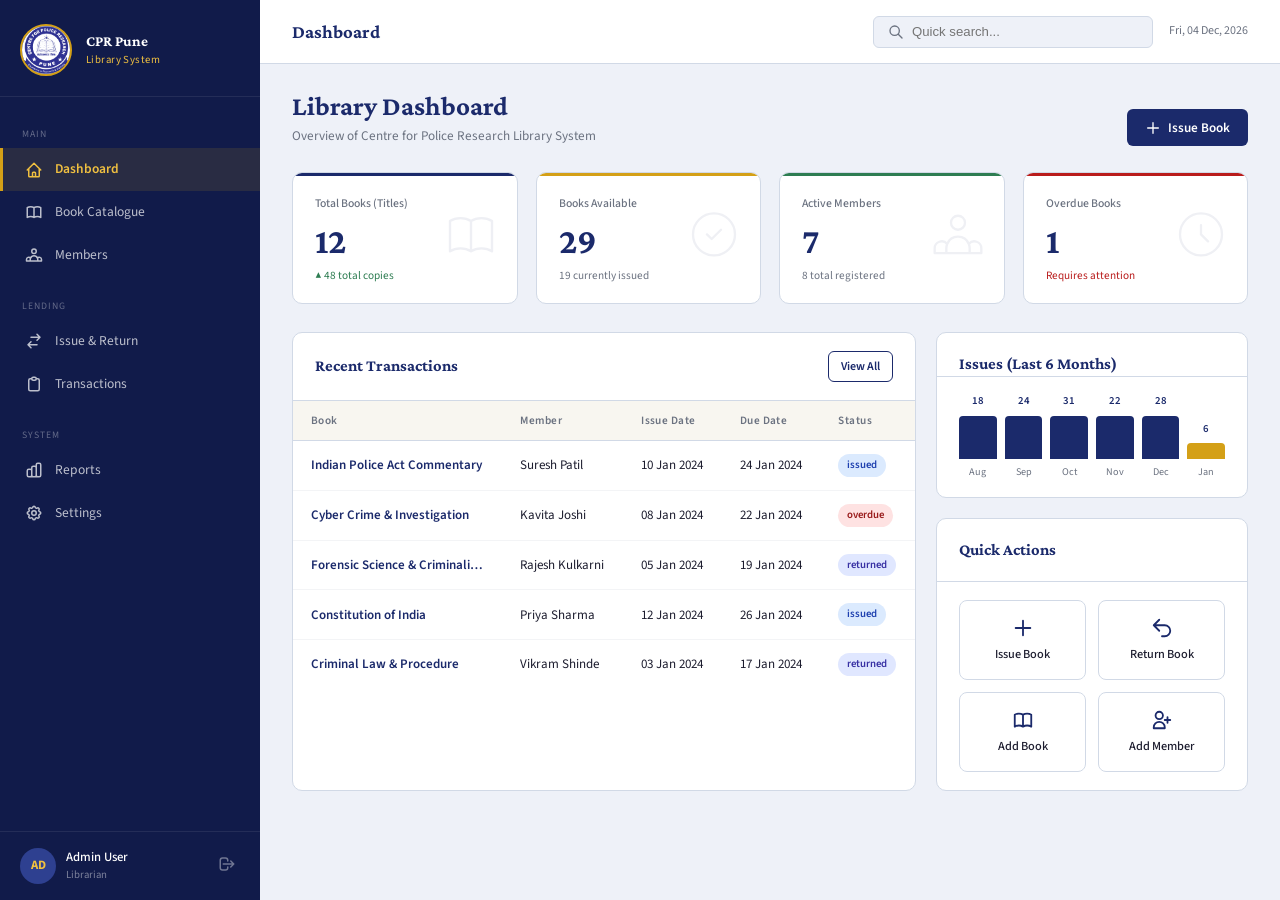
<file: index.html>
<!DOCTYPE html>
<html lang="en">
<head>
  <meta charset="UTF-8">
  <meta name="viewport" content="width=device-width, initial-scale=1.0">
  <title>CPR Library Management System</title>
  <link rel="stylesheet" href="css/style.css">
</head>
<body>

<!-- SIDEBAR -->
<nav id="sidebar">
  <div class="sidebar-brand">
    <img src="[data-uri]" alt="CPR Logo">
    <div class="brand-text">
      <div class="brand-title">CPR Pune</div>
      <div class="brand-sub">Library System</div>
    </div>
  </div>

  <nav class="sidebar-nav">
    <div class="nav-section-label">Main</div>
    <a class="nav-link" data-page="dashboard" onclick="navigate('dashboard')">
      <svg fill="none" stroke="currentColor" viewBox="0 0 24 24"><path stroke-linecap="round" stroke-linejoin="round" stroke-width="2" d="M3 12l2-2m0 0l7-7 7 7M5 10v10a1 1 0 001 1h3m10-11l2 2m-2-2v10a1 1 0 01-1 1h-3m-6 0a1 1 0 001-1v-4a1 1 0 011-1h2a1 1 0 011 1v4a1 1 0 001 1m-6 0h6"/></svg>
      Dashboard
    </a>
    <a class="nav-link" data-page="books" onclick="navigate('books')">
      <svg fill="none" stroke="currentColor" viewBox="0 0 24 24"><path stroke-linecap="round" stroke-linejoin="round" stroke-width="2" d="M12 6.253v13m0-13C10.832 5.477 9.246 5 7.5 5S4.168 5.477 3 6.253v13C4.168 18.477 5.754 18 7.5 18s3.332.477 4.5 1.253m0-13C13.168 5.477 14.754 5 16.5 5c1.747 0 3.332.477 4.5 1.253v13C19.832 18.477 18.247 18 16.5 18c-1.746 0-3.332.477-4.5 1.253"/></svg>
      Book Catalogue
    </a>
    <a class="nav-link" data-page="members" onclick="navigate('members')">
      <svg fill="none" stroke="currentColor" viewBox="0 0 24 24"><path stroke-linecap="round" stroke-linejoin="round" stroke-width="2" d="M17 20h5v-2a3 3 0 00-5.356-1.857M17 20H7m10 0v-2c0-.656-.126-1.283-.356-1.857M7 20H2v-2a3 3 0 015.356-1.857M7 20v-2c0-.656.126-1.283.356-1.857m0 0a5.002 5.002 0 019.288 0M15 7a3 3 0 11-6 0 3 3 0 016 0z"/></svg>
      Members
    </a>

    <div class="nav-section-label" style="margin-top:8px">Lending</div>
    <a class="nav-link" data-page="issue" onclick="navigate('issue')">
      <svg fill="none" stroke="currentColor" viewBox="0 0 24 24"><path stroke-linecap="round" stroke-linejoin="round" stroke-width="2" d="M8 7h12m0 0l-4-4m4 4l-4 4m0 6H4m0 0l4 4m-4-4l4-4"/></svg>
      Issue & Return
    </a>
    <a class="nav-link" data-page="transactions" onclick="navigate('transactions')">
      <svg fill="none" stroke="currentColor" viewBox="0 0 24 24"><path stroke-linecap="round" stroke-linejoin="round" stroke-width="2" d="M9 5H7a2 2 0 00-2 2v12a2 2 0 002 2h10a2 2 0 002-2V7a2 2 0 00-2-2h-2M9 5a2 2 0 002 2h2a2 2 0 002-2M9 5a2 2 0 012-2h2a2 2 0 012 2"/></svg>
      Transactions
    </a>

    <div class="nav-section-label" style="margin-top:8px">System</div>
    <a class="nav-link" data-page="reports" onclick="navigate('reports')">
      <svg fill="none" stroke="currentColor" viewBox="0 0 24 24"><path stroke-linecap="round" stroke-linejoin="round" stroke-width="2" d="M9 19v-6a2 2 0 00-2-2H5a2 2 0 00-2 2v6a2 2 0 002 2h2a2 2 0 002-2zm0 0V9a2 2 0 012-2h2a2 2 0 012 2v10m-6 0a2 2 0 002 2h2a2 2 0 002-2m0 0V5a2 2 0 012-2h2a2 2 0 012 2v14a2 2 0 01-2 2h-2a2 2 0 01-2-2z"/></svg>
      Reports
    </a>
    <a class="nav-link" data-page="settings" onclick="navigate('settings')">
      <svg fill="none" stroke="currentColor" viewBox="0 0 24 24"><path stroke-linecap="round" stroke-linejoin="round" stroke-width="2" d="M10.325 4.317c.426-1.756 2.924-1.756 3.35 0a1.724 1.724 0 002.573 1.066c1.543-.94 3.31.826 2.37 2.37a1.724 1.724 0 001.065 2.572c1.756.426 1.756 2.924 0 3.35a1.724 1.724 0 00-1.066 2.573c.94 1.543-.826 3.31-2.37 2.37a1.724 1.724 0 00-2.572 1.065c-.426 1.756-2.924 1.756-3.35 0a1.724 1.724 0 00-2.573-1.066c-1.543.94-3.31-.826-2.37-2.37a1.724 1.724 0 00-1.065-2.572c-1.756-.426-1.756-2.924 0-3.35a1.724 1.724 0 001.066-2.573c-.94-1.543.826-3.31 2.37-2.37.996.608 2.296.07 2.572-1.065z"/><path stroke-linecap="round" stroke-linejoin="round" stroke-width="2" d="M15 12a3 3 0 11-6 0 3 3 0 016 0z"/></svg>
      Settings
    </a>
  </nav>

  <div class="sidebar-footer">
    <div class="user-card">
      <div class="user-avatar">AD</div>
      <div>
        <div class="user-name">Admin User</div>
        <div class="user-role">Librarian</div>
      </div>
      <button class="btn-logout" title="Logout" onclick="window.location.href='login.html'">
        <svg fill="none" stroke="currentColor" viewBox="0 0 24 24" style="width:18px;height:18px"><path stroke-linecap="round" stroke-linejoin="round" stroke-width="2" d="M17 16l4-4m0 0l-4-4m4 4H7m6 4v1a3 3 0 01-3 3H6a3 3 0 01-3-3V7a3 3 0 013-3h4a3 3 0 013 3v1"/></svg>
      </button>
    </div>
  </div>
</nav>

<!-- MAIN -->
<div id="main">
  <header class="topbar">
    <button style="background:none;border:none;cursor:pointer;display:none;color:var(--navy)" id="menu-btn">
      <svg fill="none" stroke="currentColor" viewBox="0 0 24 24" style="width:22px;height:22px"><path stroke-linecap="round" stroke-linejoin="round" stroke-width="2" d="M4 6h16M4 12h16M4 18h16"/></svg>
    </button>
    <span class="topbar-title" id="page-title">Dashboard</span>
    <div class="topbar-search">
      <svg fill="none" stroke="currentColor" viewBox="0 0 24 24"><path stroke-linecap="round" stroke-linejoin="round" stroke-width="2" d="M21 21l-6-6m2-5a7 7 0 11-14 0 7 7 0 0114 0"/></svg>
      <input type="text" placeholder="Quick search..." oninput="globalSearch(this.value)">
    </div>
    <span class="topbar-date" id="topbar-date"></span>
  </header>
  <main class="page-content" id="page-content"></main>
</div>

<!-- MODAL -->
<div class="modal-overlay" id="modal-overlay" onclick="if(event.target===this)closeModal()">
  <div class="modal">
    <div class="modal-header">
      <h3 id="modal-title">Modal</h3>
      <button class="modal-close" onclick="closeModal()">
        <svg fill="none" stroke="currentColor" viewBox="0 0 24 24" style="width:20px;height:20px"><path stroke-linecap="round" stroke-linejoin="round" stroke-width="2" d="M6 18L18 6M6 6l12 12"/></svg>
      </button>
    </div>
    <div class="modal-body" id="modal-body"></div>
    <div class="modal-footer">
      <button class="btn btn-outline" onclick="closeModal()">Cancel</button>
      <button class="btn btn-primary" id="modal-save-btn">Save</button>
    </div>
  </div>
</div>

<!-- TOAST -->
<div id="toast-container"></div>

<script src="js/data.js"></script>
<script src="js/main.js"></script>
<script>
function globalSearch(q) {
  if (!q) return;
  // highlight behavior
}
</script>
</body>
</html>
</file>
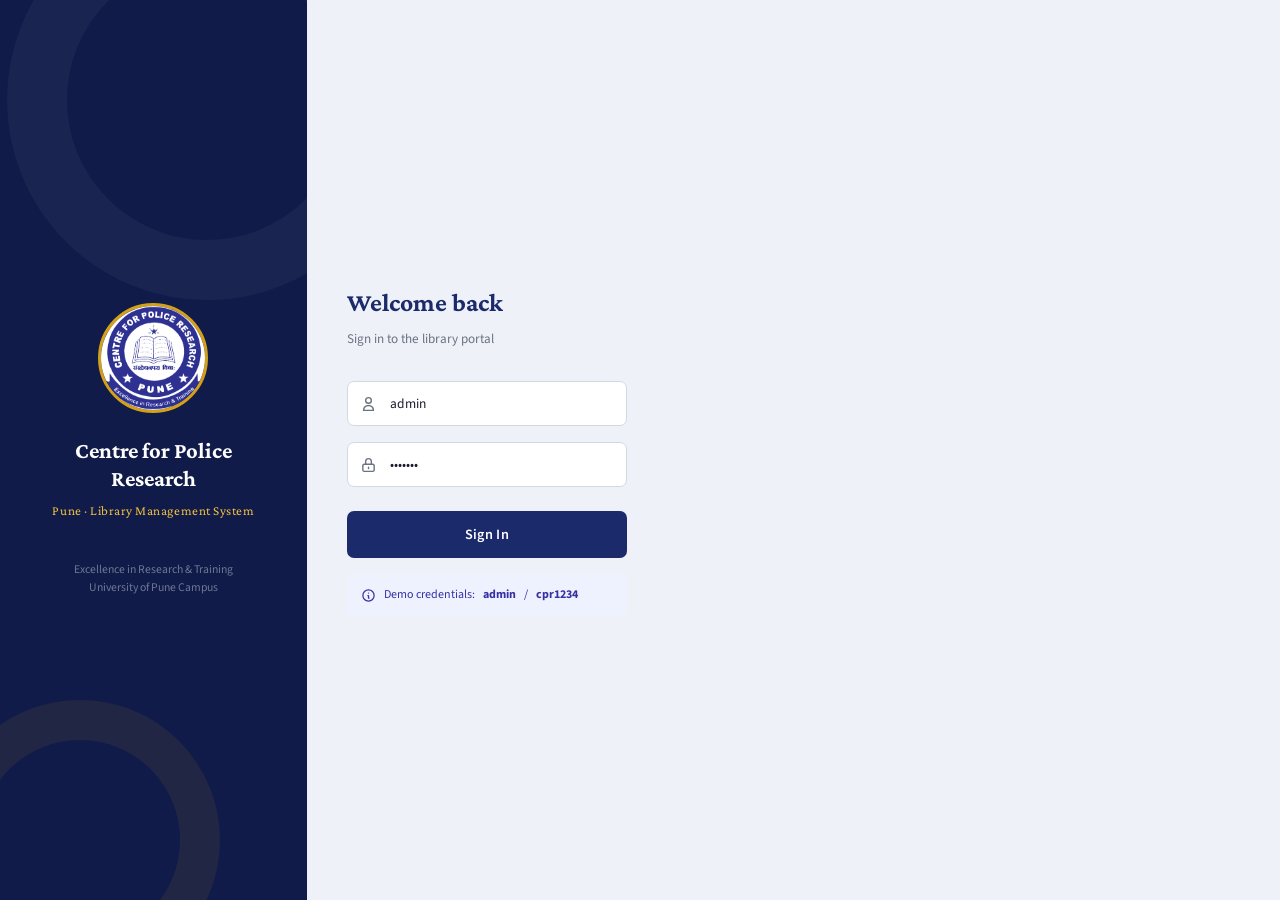
<file: login.html>
<!DOCTYPE html>
<html lang="en">
<head>
  <meta charset="UTF-8">
  <meta name="viewport" content="width=device-width, initial-scale=1.0">
  <title>CPR Library — Login</title>
  <link rel="stylesheet" href="css/style.css">
</head>
<body>
<div class="login-page">
  <div class="login-left">
    <img class="login-logo" src="[data-uri]" alt="CPR Logo">
    <div class="login-org">
      <h2>Centre for Police Research</h2>
      <p>Pune · Library Management System</p>
    </div>
    <p style="color:rgba(255,255,255,0.4);font-size:0.78rem;margin-top:40px;text-align:center;position:relative;z-index:1">
      Excellence in Research & Training<br>University of Pune Campus
    </p>
  </div>
  <div class="login-right">
    <div class="login-form-card">
      <h3>Welcome back</h3>
      <p class="subtitle">Sign in to the library portal</p>
      <div class="login-fields">
        <div class="input-group">
          <svg fill="none" stroke="currentColor" viewBox="0 0 24 24"><path stroke-linecap="round" stroke-linejoin="round" stroke-width="2" d="M16 7a4 4 0 11-8 0 4 4 0 018 0zM12 14a7 7 0 00-7 7h14a7 7 0 00-7-7z"/></svg>
          <input type="text" placeholder="Username / Staff ID" id="login-user" value="admin">
        </div>
        <div class="input-group">
          <svg fill="none" stroke="currentColor" viewBox="0 0 24 24"><path stroke-linecap="round" stroke-linejoin="round" stroke-width="2" d="M12 15v2m-6 4h12a2 2 0 002-2v-6a2 2 0 00-2-2H6a2 2 0 00-2 2v6a2 2 0 002 2zm10-10V7a4 4 0 00-8 0v4h8z"/></svg>
          <input type="password" placeholder="Password" id="login-pass" value="cpr1234">
        </div>
      </div>
      <button class="btn-login" onclick="doLogin()">Sign In</button>
      <div class="login-hint">
        <svg fill="none" stroke="currentColor" viewBox="0 0 24 24" style="width:15px;height:15px;flex-shrink:0"><path stroke-linecap="round" stroke-linejoin="round" stroke-width="2" d="M13 16h-1v-4h-1m1-4h.01M21 12a9 9 0 11-18 0 9 9 0 0118 0z"/></svg>
        Demo credentials: <strong>admin</strong> / <strong>cpr1234</strong>
      </div>
    </div>
  </div>
</div>
<script>
function doLogin() {
  const u = document.getElementById('login-user').value;
  const p = document.getElementById('login-pass').value;
  if (u === 'admin' && p === 'cpr1234') {
    window.location.href = 'index.html';
  } else {
    alert('Invalid credentials. Use admin / cpr1234');
  }
}
document.addEventListener('keydown', e => { if (e.key === 'Enter') doLogin(); });
</script>
</body>
</html>
</file>
<file: css/style.css>
@import url('https://fonts.googleapis.com/css2?family=Crimson+Pro:wght@400;600;700&family=Source+Sans+3:wght@300;400;500;600&display=swap');

:root {
  --navy: #1B2A6B;
  --navy-dark: #111B4A;
  --navy-light: #2E4090;
  --gold: #D4A017;
  --gold-light: #F0C040;
  --ivory: #F8F6F0;
  --bg: #EEF1F8;
  --white: #FFFFFF;
  --text: #1C1C2E;
  --text-muted: #6B7280;
  --border: #D1D9E6;
  --success: #2E7D52;
  --danger: #B91C1C;
  --warning: #B45309;
  --sidebar-w: 260px;
  --header-h: 64px;
}

*, *::before, *::after { box-sizing: border-box; margin: 0; padding: 0; }

html { font-size: 15px; }

body {
  font-family: 'Source Sans 3', sans-serif;
  background: var(--bg);
  color: var(--text);
  min-height: 100vh;
  display: flex;
  line-height: 1.55;
}

/* ─── SIDEBAR ─────────────────────────────── */
#sidebar {
  width: var(--sidebar-w);
  min-height: 100vh;
  background: var(--navy-dark);
  display: flex;
  flex-direction: column;
  position: fixed;
  top: 0; left: 0; bottom: 0;
  z-index: 100;
  transition: transform 0.25s ease;
}

.sidebar-brand {
  padding: 24px 20px 20px;
  border-bottom: 1px solid rgba(255,255,255,0.08);
  display: flex;
  align-items: center;
  gap: 14px;
}

.sidebar-brand img {
  width: 52px; height: 52px;
  border-radius: 50%;
  border: 2px solid var(--gold);
  flex-shrink: 0;
}

.brand-text .brand-title {
  font-family: 'Crimson Pro', serif;
  color: var(--white);
  font-size: 1rem;
  font-weight: 700;
  line-height: 1.2;
}

.brand-text .brand-sub {
  color: var(--gold-light);
  font-size: 0.72rem;
  letter-spacing: 0.04em;
  margin-top: 2px;
}

.sidebar-nav {
  flex: 1;
  padding: 16px 0;
  overflow-y: auto;
}

.nav-section-label {
  color: rgba(255,255,255,0.35);
  font-size: 0.65rem;
  letter-spacing: 0.1em;
  padding: 14px 22px 6px;
  text-transform: uppercase;
}

.nav-link {
  display: flex;
  align-items: center;
  gap: 12px;
  padding: 11px 22px;
  color: rgba(255,255,255,0.72);
  text-decoration: none;
  font-size: 0.9rem;
  font-weight: 400;
  cursor: pointer;
  border-left: 3px solid transparent;
  transition: all 0.15s;
}

.nav-link:hover {
  color: var(--white);
  background: rgba(255,255,255,0.06);
}

.nav-link.active {
  color: var(--gold-light);
  background: rgba(212,160,23,0.12);
  border-left-color: var(--gold);
  font-weight: 600;
}

.nav-link svg { width: 18px; height: 18px; flex-shrink: 0; }

.sidebar-footer {
  padding: 16px 20px;
  border-top: 1px solid rgba(255,255,255,0.08);
}

.user-card {
  display: flex;
  align-items: center;
  gap: 10px;
}

.user-avatar {
  width: 36px; height: 36px;
  background: var(--navy-light);
  border-radius: 50%;
  display: flex; align-items: center; justify-content: center;
  color: var(--gold-light);
  font-weight: 700;
  font-size: 0.85rem;
}

.user-name { color: var(--white); font-size: 0.85rem; font-weight: 500; }
.user-role { color: rgba(255,255,255,0.45); font-size: 0.72rem; }

.btn-logout {
  margin-left: auto;
  background: none;
  border: none;
  color: rgba(255,255,255,0.4);
  cursor: pointer;
  padding: 4px;
  transition: color 0.15s;
}
.btn-logout:hover { color: #f87171; }

/* ─── MAIN LAYOUT ─────────────────────────── */
#main {
  margin-left: var(--sidebar-w);
  flex: 1;
  display: flex;
  flex-direction: column;
  min-height: 100vh;
}

.topbar {
  height: var(--header-h);
  background: var(--white);
  border-bottom: 1px solid var(--border);
  display: flex;
  align-items: center;
  padding: 0 32px;
  gap: 16px;
  position: sticky;
  top: 0;
  z-index: 50;
}

.topbar-title {
  font-family: 'Crimson Pro', serif;
  font-size: 1.25rem;
  font-weight: 700;
  color: var(--navy);
}

.topbar-search {
  margin-left: auto;
  display: flex;
  align-items: center;
  background: var(--bg);
  border: 1px solid var(--border);
  border-radius: 6px;
  padding: 7px 14px;
  gap: 8px;
  width: 280px;
}

.topbar-search input {
  border: none;
  background: none;
  outline: none;
  font-size: 0.88rem;
  color: var(--text);
  width: 100%;
}

.topbar-search svg { color: var(--text-muted); width: 16px; height: 16px; flex-shrink: 0; }

.topbar-date {
  font-size: 0.8rem;
  color: var(--text-muted);
  white-space: nowrap;
}

.page-content {
  padding: 28px 32px;
  flex: 1;
}

/* ─── PAGE HEADER ─────────────────────────── */
.page-header {
  display: flex;
  align-items: flex-end;
  justify-content: space-between;
  margin-bottom: 26px;
}

.page-header h1 {
  font-family: 'Crimson Pro', serif;
  font-size: 1.8rem;
  font-weight: 700;
  color: var(--navy);
  line-height: 1.1;
}

.page-header p {
  color: var(--text-muted);
  font-size: 0.88rem;
  margin-top: 4px;
}

/* ─── BUTTONS ─────────────────────────────── */
.btn {
  display: inline-flex;
  align-items: center;
  gap: 7px;
  padding: 9px 18px;
  border-radius: 6px;
  border: none;
  font-family: 'Source Sans 3', sans-serif;
  font-size: 0.88rem;
  font-weight: 600;
  cursor: pointer;
  transition: all 0.15s;
  text-decoration: none;
}

.btn-primary {
  background: var(--navy);
  color: var(--white);
}
.btn-primary:hover { background: var(--navy-light); }

.btn-gold {
  background: var(--gold);
  color: var(--white);
}
.btn-gold:hover { background: var(--gold-light); }

.btn-outline {
  background: transparent;
  color: var(--navy);
  border: 1.5px solid var(--navy);
}
.btn-outline:hover { background: var(--navy); color: var(--white); }

.btn-danger {
  background: var(--danger);
  color: var(--white);
}
.btn-danger:hover { background: #991b1b; }

.btn-sm { padding: 6px 12px; font-size: 0.8rem; }

.btn svg { width: 16px; height: 16px; }

/* ─── STAT CARDS ──────────────────────────── */
.stats-grid {
  display: grid;
  grid-template-columns: repeat(4, 1fr);
  gap: 18px;
  margin-bottom: 28px;
}

.stat-card {
  background: var(--white);
  border-radius: 10px;
  padding: 22px 22px 18px;
  border: 1px solid var(--border);
  position: relative;
  overflow: hidden;
}

.stat-card::before {
  content: '';
  position: absolute;
  top: 0; left: 0; right: 0;
  height: 3px;
}

.stat-card.navy::before { background: var(--navy); }
.stat-card.gold::before { background: var(--gold); }
.stat-card.success::before { background: var(--success); }
.stat-card.danger::before { background: var(--danger); }

.stat-label {
  font-size: 0.78rem;
  color: var(--text-muted);
  font-weight: 500;
  margin-bottom: 10px;
}

.stat-value {
  font-family: 'Crimson Pro', serif;
  font-size: 2.4rem;
  font-weight: 700;
  color: var(--navy);
  line-height: 1;
}

.stat-change {
  font-size: 0.75rem;
  margin-top: 8px;
  color: var(--text-muted);
}

.stat-change.up { color: var(--success); }
.stat-change.down { color: var(--danger); }

.stat-icon {
  position: absolute;
  right: 18px; top: 50%;
  transform: translateY(-50%);
  opacity: 0.07;
}
.stat-icon svg { width: 56px; height: 56px; color: var(--navy); }

/* ─── DATA TABLES ─────────────────────────── */
.table-card {
  background: var(--white);
  border-radius: 10px;
  border: 1px solid var(--border);
  overflow: hidden;
}

.table-card-header {
  display: flex;
  align-items: center;
  justify-content: space-between;
  padding: 18px 22px;
  border-bottom: 1px solid var(--border);
}

.table-card-header h3 {
  font-family: 'Crimson Pro', serif;
  font-size: 1.1rem;
  font-weight: 700;
  color: var(--navy);
}

.table-toolbar {
  display: flex;
  gap: 10px;
  align-items: center;
}

.search-box {
  display: flex;
  align-items: center;
  gap: 8px;
  background: var(--bg);
  border: 1px solid var(--border);
  border-radius: 6px;
  padding: 7px 12px;
}

.search-box input {
  border: none;
  background: none;
  outline: none;
  font-size: 0.85rem;
  width: 200px;
}

.search-box svg { width: 14px; height: 14px; color: var(--text-muted); }

.filter-select {
  padding: 7px 12px;
  border: 1px solid var(--border);
  border-radius: 6px;
  background: var(--bg);
  font-size: 0.85rem;
  color: var(--text);
  outline: none;
  cursor: pointer;
}

table {
  width: 100%;
  border-collapse: collapse;
}

th {
  background: var(--ivory);
  padding: 11px 18px;
  text-align: left;
  font-size: 0.75rem;
  font-weight: 600;
  color: var(--text-muted);
  letter-spacing: 0.04em;
  border-bottom: 1px solid var(--border);
  white-space: nowrap;
}

td {
  padding: 13px 18px;
  font-size: 0.87rem;
  border-bottom: 1px solid #F3F4F6;
  vertical-align: middle;
}

tr:last-child td { border-bottom: none; }

tr:hover td { background: #FAFBFF; }

.table-footer {
  display: flex;
  align-items: center;
  justify-content: space-between;
  padding: 14px 22px;
  border-top: 1px solid var(--border);
  font-size: 0.82rem;
  color: var(--text-muted);
}

.pagination {
  display: flex;
  gap: 4px;
}

.page-btn {
  width: 30px; height: 30px;
  border: 1px solid var(--border);
  background: var(--white);
  border-radius: 5px;
  font-size: 0.82rem;
  cursor: pointer;
  display: flex; align-items: center; justify-content: center;
  transition: all 0.1s;
  color: var(--text);
}

.page-btn:hover, .page-btn.active {
  background: var(--navy);
  color: var(--white);
  border-color: var(--navy);
}

/* ─── BADGES ──────────────────────────────── */
.badge {
  display: inline-flex;
  align-items: center;
  padding: 3px 9px;
  border-radius: 20px;
  font-size: 0.72rem;
  font-weight: 600;
}

.badge-available { background: #D1FAE5; color: #065F46; }
.badge-issued { background: #DBEAFE; color: #1E40AF; }
.badge-overdue { background: #FEE2E2; color: #991B1B; }
.badge-reserved { background: #FEF3C7; color: #92400E; }
.badge-active { background: #D1FAE5; color: #065F46; }
.badge-inactive { background: #F3F4F6; color: #6B7280; }
.badge-returned { background: #E0E7FF; color: #3730A3; }

/* ─── MODAL ───────────────────────────────── */
.modal-overlay {
  position: fixed;
  inset: 0;
  background: rgba(0,0,0,0.45);
  z-index: 200;
  display: flex;
  align-items: center;
  justify-content: center;
  padding: 20px;
  opacity: 0;
  pointer-events: none;
  transition: opacity 0.2s;
}

.modal-overlay.show {
  opacity: 1;
  pointer-events: all;
}

.modal {
  background: var(--white);
  border-radius: 12px;
  width: 100%;
  max-width: 560px;
  max-height: 90vh;
  overflow-y: auto;
  transform: translateY(16px);
  transition: transform 0.2s;
}

.modal-overlay.show .modal { transform: translateY(0); }

.modal-header {
  display: flex;
  align-items: center;
  justify-content: space-between;
  padding: 22px 26px 18px;
  border-bottom: 1px solid var(--border);
}

.modal-header h3 {
  font-family: 'Crimson Pro', serif;
  font-size: 1.2rem;
  font-weight: 700;
  color: var(--navy);
}

.modal-close {
  background: none;
  border: none;
  cursor: pointer;
  color: var(--text-muted);
  padding: 4px;
  border-radius: 4px;
  transition: color 0.15s;
}
.modal-close:hover { color: var(--danger); }

.modal-body { padding: 22px 26px; }
.modal-footer {
  padding: 16px 26px 22px;
  display: flex;
  gap: 10px;
  justify-content: flex-end;
  border-top: 1px solid var(--border);
}

/* ─── FORMS ───────────────────────────────── */
.form-grid {
  display: grid;
  grid-template-columns: 1fr 1fr;
  gap: 16px;
}

.form-grid.one-col { grid-template-columns: 1fr; }

.form-group {
  display: flex;
  flex-direction: column;
  gap: 6px;
}

.form-group.full { grid-column: 1 / -1; }

.form-group label {
  font-size: 0.8rem;
  font-weight: 600;
  color: var(--text);
}

.form-group input,
.form-group select,
.form-group textarea {
  padding: 9px 13px;
  border: 1.5px solid var(--border);
  border-radius: 6px;
  font-family: 'Source Sans 3', sans-serif;
  font-size: 0.88rem;
  color: var(--text);
  outline: none;
  transition: border-color 0.15s;
  background: var(--white);
}

.form-group input:focus,
.form-group select:focus,
.form-group textarea:focus {
  border-color: var(--navy);
}

.form-group textarea { resize: vertical; min-height: 80px; }

/* ─── TOAST ───────────────────────────────── */
#toast-container {
  position: fixed;
  bottom: 24px; right: 24px;
  z-index: 500;
  display: flex;
  flex-direction: column;
  gap: 10px;
}

.toast {
  background: var(--navy-dark);
  color: var(--white);
  padding: 13px 18px;
  border-radius: 8px;
  font-size: 0.87rem;
  display: flex;
  align-items: center;
  gap: 10px;
  min-width: 260px;
  box-shadow: 0 8px 24px rgba(0,0,0,0.18);
  animation: slideUp 0.25s ease;
}

.toast.success { border-left: 4px solid #10B981; }
.toast.error { border-left: 4px solid #EF4444; }
.toast.warning { border-left: 4px solid #F59E0B; }

@keyframes slideUp {
  from { opacity: 0; transform: translateY(14px); }
  to { opacity: 1; transform: translateY(0); }
}

/* ─── DASHBOARD SPECIFIC ──────────────────── */
.dash-grid {
  display: grid;
  grid-template-columns: 2fr 1fr;
  gap: 20px;
  margin-top: 20px;
}

.activity-list { padding: 0 22px; }

.activity-item {
  display: flex;
  align-items: center;
  gap: 14px;
  padding: 13px 0;
  border-bottom: 1px solid #F3F4F6;
}

.activity-item:last-child { border-bottom: none; }

.activity-dot {
  width: 8px; height: 8px;
  border-radius: 50%;
  flex-shrink: 0;
}

.activity-dot.issue { background: #3B82F6; }
.activity-dot.return { background: #10B981; }
.activity-dot.overdue { background: #EF4444; }
.activity-dot.new { background: var(--gold); }

.activity-text { font-size: 0.85rem; flex: 1; }
.activity-text strong { color: var(--navy); }
.activity-time { font-size: 0.75rem; color: var(--text-muted); white-space: nowrap; }

.quick-actions {
  display: grid;
  grid-template-columns: 1fr 1fr;
  gap: 12px;
  padding: 18px 22px;
}

.quick-action-btn {
  background: none;
  border: 1.5px solid var(--border);
  border-radius: 8px;
  padding: 16px 12px;
  cursor: pointer;
  text-align: center;
  transition: all 0.15s;
  color: var(--text);
  font-family: 'Source Sans 3', sans-serif;
  font-size: 0.82rem;
  font-weight: 500;
}

.quick-action-btn svg {
  width: 22px; height: 22px;
  margin-bottom: 6px;
  display: block;
  margin-left: auto; margin-right: auto;
  color: var(--navy);
}

.quick-action-btn:hover {
  border-color: var(--navy);
  background: var(--navy);
  color: var(--white);
}

.quick-action-btn:hover svg { color: var(--white); }

/* ─── ISSUE/RETURN SPECIFIC ───────────────── */
.ir-grid {
  display: grid;
  grid-template-columns: 1fr 1fr;
  gap: 20px;
}

.card {
  background: var(--white);
  border-radius: 10px;
  border: 1px solid var(--border);
  overflow: hidden;
}

.card-header {
  padding: 18px 22px;
  border-bottom: 1px solid var(--border);
  display: flex;
  align-items: center;
  gap: 10px;
}

.card-header h3 {
  font-family: 'Crimson Pro', serif;
  font-size: 1.05rem;
  font-weight: 700;
  color: var(--navy);
}

.card-header-icon {
  width: 32px; height: 32px;
  border-radius: 7px;
  display: flex; align-items: center; justify-content: center;
}

.card-header-icon.blue { background: #DBEAFE; color: #1E40AF; }
.card-header-icon.green { background: #D1FAE5; color: #065F46; }

.card-header-icon svg { width: 17px; height: 17px; }

.card-body { padding: 22px; }

/* ─── REPORTS ─────────────────────────────── */
.reports-grid {
  display: grid;
  grid-template-columns: repeat(3, 1fr);
  gap: 18px;
  margin-bottom: 24px;
}

.report-card {
  background: var(--white);
  border: 1px solid var(--border);
  border-radius: 10px;
  padding: 20px;
  cursor: pointer;
  transition: all 0.15s;
}

.report-card:hover {
  border-color: var(--navy);
  box-shadow: 0 4px 16px rgba(27,42,107,0.1);
}

.report-card-icon {
  width: 44px; height: 44px;
  background: var(--bg);
  border-radius: 9px;
  display: flex; align-items: center; justify-content: center;
  margin-bottom: 14px;
  color: var(--navy);
}

.report-card-icon svg { width: 22px; height: 22px; }

.report-card h4 {
  font-family: 'Crimson Pro', serif;
  font-size: 1rem;
  font-weight: 700;
  color: var(--navy);
  margin-bottom: 6px;
}

.report-card p {
  font-size: 0.8rem;
  color: var(--text-muted);
  line-height: 1.5;
}

/* ─── EMPTY STATE ─────────────────────────── */
.empty-state {
  text-align: center;
  padding: 48px 20px;
  color: var(--text-muted);
}

.empty-state svg {
  width: 48px; height: 48px;
  opacity: 0.3;
  margin-bottom: 14px;
  color: var(--navy);
}

.empty-state p { font-size: 0.88rem; }

/* ─── LOGIN PAGE ──────────────────────────── */
.login-page {
  min-height: 100vh;
  display: flex;
  background: var(--bg);
}

.login-left {
  width: 46%;
  background: var(--navy-dark);
  display: flex;
  flex-direction: column;
  align-items: center;
  justify-content: center;
  padding: 60px 48px;
  position: relative;
  overflow: hidden;
}

.login-left::before {
  content: '';
  position: absolute;
  width: 400px; height: 400px;
  border-radius: 50%;
  border: 60px solid rgba(255,255,255,0.04);
  top: -100px; right: -100px;
}

.login-left::after {
  content: '';
  position: absolute;
  width: 280px; height: 280px;
  border-radius: 50%;
  border: 40px solid rgba(212,160,23,0.08);
  bottom: -80px; left: -60px;
}

.login-logo {
  width: 110px; height: 110px;
  border-radius: 50%;
  border: 3px solid var(--gold);
  margin-bottom: 24px;
  position: relative;
  z-index: 1;
}

.login-org {
  font-family: 'Crimson Pro', serif;
  color: var(--white);
  text-align: center;
  position: relative;
  z-index: 1;
}

.login-org h2 {
  font-size: 1.5rem;
  font-weight: 700;
  line-height: 1.25;
  margin-bottom: 8px;
}

.login-org p {
  color: var(--gold-light);
  font-size: 0.88rem;
  letter-spacing: 0.04em;
}

.login-right {
  flex: 1;
  display: flex;
  align-items: center;
  justify-content: center;
  padding: 40px;
}

.login-form-card {
  width: 100%;
  max-width: 400px;
}

.login-form-card h3 {
  font-family: 'Crimson Pro', serif;
  font-size: 1.7rem;
  font-weight: 700;
  color: var(--navy);
  margin-bottom: 6px;
}

.login-form-card .subtitle {
  color: var(--text-muted);
  font-size: 0.88rem;
  margin-bottom: 32px;
}

.login-fields {
  display: flex;
  flex-direction: column;
  gap: 16px;
  margin-bottom: 24px;
}

.input-group {
  position: relative;
}

.input-group input {
  width: 100%;
  padding: 12px 14px 12px 42px;
  border: 1.5px solid var(--border);
  border-radius: 7px;
  font-family: 'Source Sans 3', sans-serif;
  font-size: 0.9rem;
  color: var(--text);
  outline: none;
  transition: border-color 0.15s;
  background: var(--white);
}

.input-group input:focus { border-color: var(--navy); }

.input-group svg {
  position: absolute;
  left: 13px; top: 50%;
  transform: translateY(-50%);
  width: 17px; height: 17px;
  color: var(--text-muted);
}

.btn-login {
  width: 100%;
  padding: 13px;
  background: var(--navy);
  color: var(--white);
  border: none;
  border-radius: 7px;
  font-family: 'Source Sans 3', sans-serif;
  font-size: 0.95rem;
  font-weight: 600;
  cursor: pointer;
  transition: background 0.15s;
  letter-spacing: 0.02em;
}

.btn-login:hover { background: var(--navy-light); }

.login-hint {
  margin-top: 16px;
  padding: 12px 14px;
  background: #EEF2FF;
  border-radius: 7px;
  font-size: 0.8rem;
  color: #3730A3;
  display: flex;
  align-items: center;
  gap: 8px;
}

/* ─── BOOK COVER ──────────────────────────── */
.book-cover {
  width: 36px; height: 46px;
  border-radius: 3px;
  display: flex;
  align-items: center;
  justify-content: center;
  font-family: 'Crimson Pro', serif;
  font-size: 0.65rem;
  color: var(--white);
  font-weight: 700;
  text-align: center;
  line-height: 1.1;
  flex-shrink: 0;
  text-overflow: ellipsis;
  overflow: hidden;
}

.book-info { display: flex; align-items: center; gap: 12px; }
.book-title { font-weight: 600; color: var(--navy); font-size: 0.88rem; }
.book-author { font-size: 0.78rem; color: var(--text-muted); margin-top: 2px; }

/* ─── RESPONSIVE ──────────────────────────── */
@media (max-width: 1100px) {
  .stats-grid { grid-template-columns: repeat(2, 1fr); }
  .dash-grid { grid-template-columns: 1fr; }
  .ir-grid { grid-template-columns: 1fr; }
  .reports-grid { grid-template-columns: repeat(2, 1fr); }
}

@media (max-width: 768px) {
  :root { --sidebar-w: 0px; }
  #sidebar { transform: translateX(-260px); }
  #sidebar.open { transform: translateX(0); width: 260px; }
  #main { margin-left: 0; }
  .login-left { display: none; }
  .stats-grid { grid-template-columns: 1fr 1fr; }
  .page-content { padding: 20px 16px; }
  .form-grid { grid-template-columns: 1fr; }
  .topbar-search { display: none; }
}

/* ─── CHART BAR ───────────────────────────── */
.bar-chart {
  display: flex;
  align-items: flex-end;
  gap: 8px;
  height: 120px;
  padding: 16px 22px;
}

.bar-wrap {
  flex: 1;
  display: flex;
  flex-direction: column;
  align-items: center;
  gap: 6px;
  height: 100%;
  justify-content: flex-end;
}

.bar {
  width: 100%;
  border-radius: 4px 4px 0 0;
  background: var(--navy);
  transition: height 0.6s ease;
  min-height: 4px;
}

.bar.gold { background: var(--gold); }

.bar-label {
  font-size: 0.68rem;
  color: var(--text-muted);
  white-space: nowrap;
}

.bar-val {
  font-size: 0.72rem;
  font-weight: 600;
  color: var(--navy);
}


/* ─── AI BOOK SCANNER ─────────────────────────────────────────────────────── */
.ai-book-scanner {
  border: 1px solid #d9e2f2;
  background: linear-gradient(135deg, #f7faff 0%, #eef4ff 100%);
  border-radius: 12px;
  padding: 16px;
  margin-bottom: 18px;
}
.ai-scanner-header {
  display:flex;
  justify-content:space-between;
  align-items:flex-start;
  gap:12px;
  margin-bottom:14px;
}
.ai-scanner-title { font-weight:700; color:var(--navy); font-size:1rem; }
.ai-scanner-subtitle { color:var(--text-muted); font-size:.78rem; margin-top:4px; line-height:1.45; max-width:650px; }
.ai-badge {
  flex:0 0 auto;
  font-size:.65rem;
  font-weight:800;
  letter-spacing:.08em;
  padding:5px 8px;
  border-radius:999px;
  background:#e7ecff;
  color:var(--navy);
}
.ai-scanner-grid {
  display:grid;
  grid-template-columns:minmax(210px, .9fr) 1.1fr;
  gap:14px;
  align-items:stretch;
}
.ai-upload-zone {
  display:block;
  cursor:pointer;
  border:1.5px dashed #9eb2d6;
  border-radius:10px;
  background:#fff;
  min-height:150px;
}
.ai-upload-zone:hover { border-color:var(--navy); background:#fbfdff; }
.book-ai-preview {
  min-height:150px;
  display:flex;
  flex-direction:column;
  align-items:center;
  justify-content:center;
  gap:5px;
  padding:12px;
  color:var(--text-muted);
  text-align:center;
}
.book-ai-preview img {
  max-height:145px;
  max-width:100%;
  object-fit:contain;
  border-radius:6px;
}
.upload-icon {
  width:38px;height:38px;border-radius:50%;
  display:flex;align-items:center;justify-content:center;
  background:var(--bg);color:var(--navy);font-size:1.3rem;font-weight:700;
}
.book-ai-preview strong { color:var(--navy); font-size:.85rem; }
.book-ai-preview span { font-size:.72rem; }
.ai-scan-status {
  border-radius:9px;
  background:#fff;
  padding:12px;
  font-size:.78rem;
  color:var(--text-muted);
  min-height:44px;
  display:flex;
  align-items:center;
}
.ai-scan-status.working { color:var(--navy); }
.ai-scan-status.success { color:var(--success); background:#f0fdf4; }
.ai-scan-status.error { color:var(--danger); background:#fff5f5; }
.ai-source { margin-top:9px; font-size:.72rem; color:var(--text-muted); min-height:18px; }
.ai-source-dot {
  display:inline-block;width:7px;height:7px;border-radius:50%;
  background:var(--success);margin-right:5px;
}
.ai-help {
  margin-top:10px;
  color:var(--text-muted);
  font-size:.7rem;
  line-height:1.45;
}
.form-section-title {
  font-size:.78rem;
  font-weight:800;
  color:var(--navy);
  text-transform:uppercase;
  letter-spacing:.05em;
  border-bottom:1px solid var(--border);
  padding-bottom:8px;
  margin:4px 0 14px;
}
.language-badge {
  display:inline-flex;
  padding:3px 7px;
  border-radius:999px;
  background:#eef2ff;
  color:var(--navy);
  font-size:.72rem;
  font-weight:600;
  white-space:nowrap;
}
@media (max-width: 720px) {
  .ai-scanner-grid { grid-template-columns:1fr; }
  .ai-scanner-header { flex-direction:column; }
}
</file>
